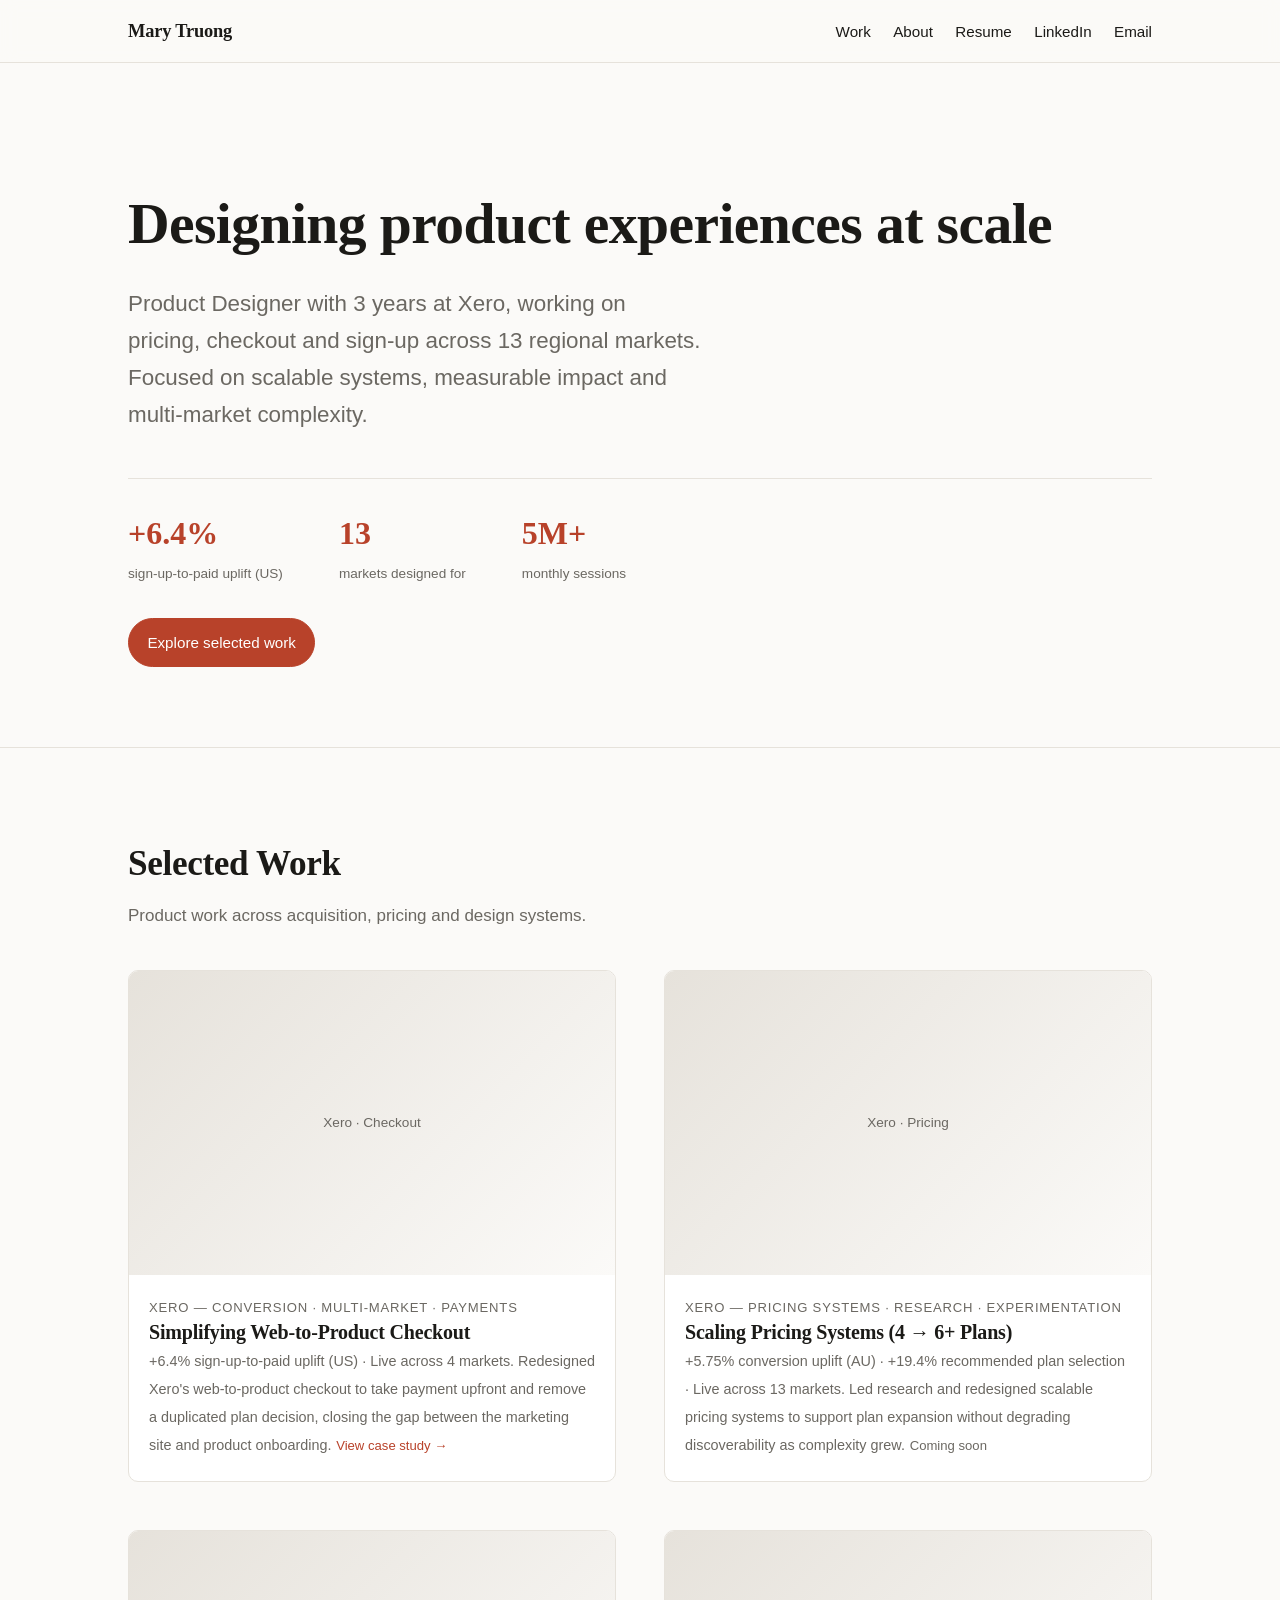
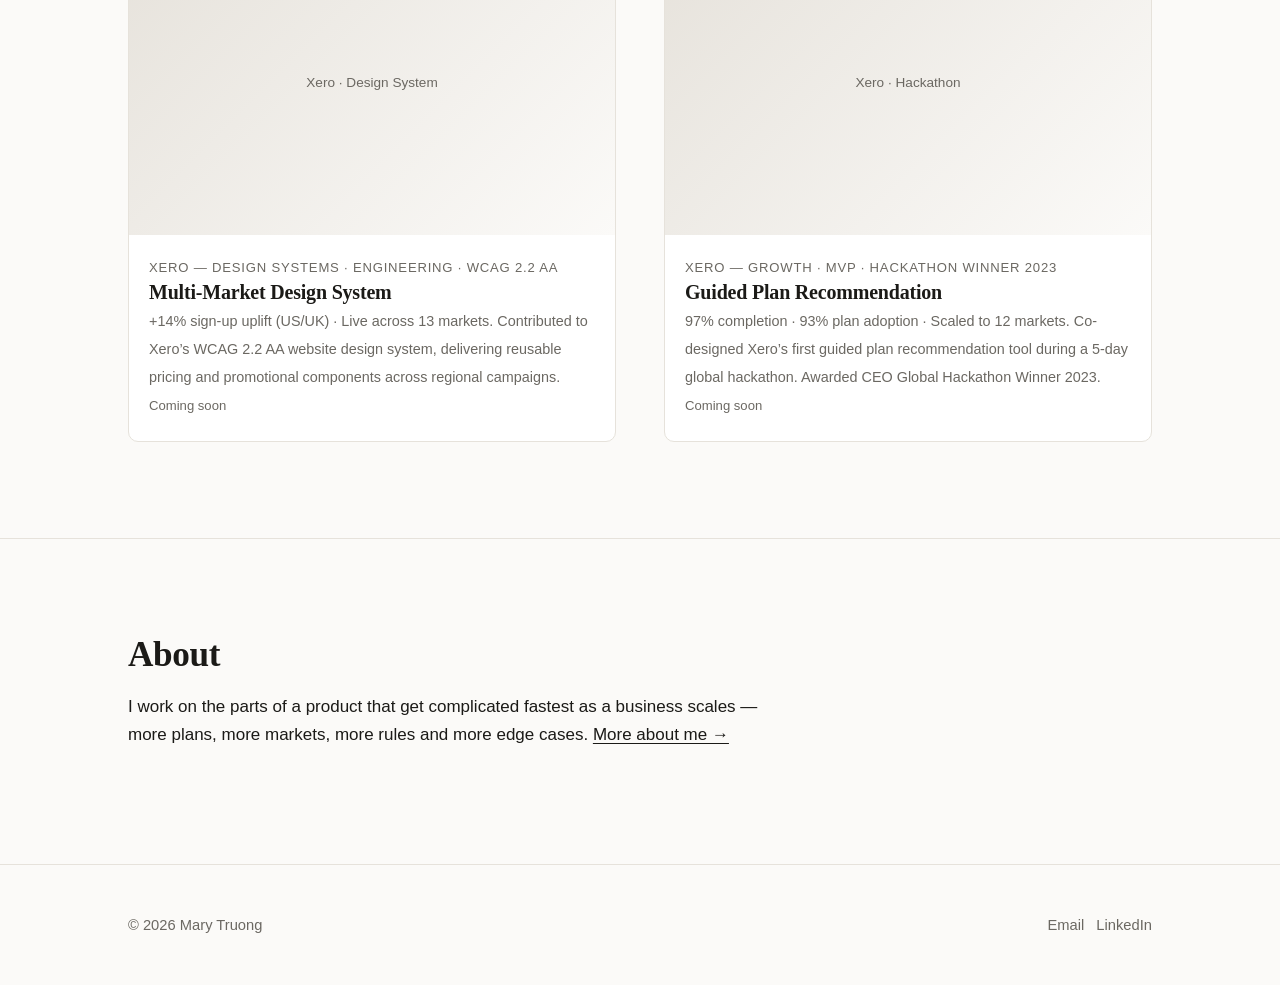
<file: index.html>
<!doctype html>
<html lang="en">
<head>
  <meta charset="utf-8">
  <meta name="viewport" content="width=device-width, initial-scale=1">
  <title>Mary Truong — Product Designer</title>
  <meta name="description" content="Product designer focused on pricing, checkout and sign-up systems at scale. Selected work from Xero across 13 regional markets.">

  <!-- Open Graph / social preview -->
  <meta property="og:title" content="Mary Truong — Product Designer">
  <meta property="og:description" content="Product designer focused on pricing, checkout and sign-up systems at scale. Selected work from Xero across 13 regional markets.">
  <meta property="og:type" content="website">
  <meta property="og:url" content="https://marytruong.design/">
  <meta name="twitter:card" content="summary_large_image">

  <link rel="icon" href="/favicon.svg" type="image/svg+xml">
  <link rel="canonical" href="https://marytruong.design/">
  <link rel="stylesheet" href="/assets/css/styles.css">
</head>
<body>
  <header class="site-header">
    <div class="wrap">
      <a class="brand" href="/">Mary Truong</a>
      <nav class="nav" aria-label="Primary">
        <a href="/#work">Work</a>
        <a href="/about.html">About</a>
        <a href="https://drive.google.com/file/d/1UsiErJGyU9-mSsMNYVOC-aUjv8Ebl311/preview">Resume</a>
        <a href="https://www.linkedin.com/in/marytruong/">LinkedIn</a>
        <a href="mailto:marytruong.zmy@gmail.com">Email</a>
      </nav>
    </div>
  </header>

  <main>
    <section class="hero wrap">
      <h1>Designing product experiences at scale</h1>
      <p class="lede">
        Product Designer with 3 years at Xero, working on pricing, checkout and sign&#8209;up
        across 13 regional markets. Focused on scalable systems, measurable impact and
        multi&#8209;market complexity.
      </p>

      <dl class="stat-row">
        <div class="stat"><dd>+6.4%</dd><dt>sign-up-to-paid uplift (US)</dt></div>
        <div class="stat"><dd>13</dd><dt>markets designed for</dt></div>
        <div class="stat"><dd>5M+</dd><dt>monthly sessions</dt></div>
      </dl>

      <div class="row mt-2">
        <a class="btn btn--primary" href="/#work">Explore selected work</a>
      </div>
    </section>

    <hr class="divider">

    <section id="work" class="wrap">
      <h2>Selected Work</h2>
      <p class="muted">Product work across acquisition, pricing and design systems.</p>

      <div class="work-grid">
        <a class="work-card" href="/work/checkout-flow.html">
          <span class="thumb">Xero &middot; Checkout</span>
          <span class="body">
            <span class="meta">Xero &mdash; Conversion &middot; Multi-Market &middot; Payments</span>
            <h3>Simplifying Web-to-Product Checkout</h3>
            <span class="muted small">+6.4% sign-up-to-paid uplift (US) &middot; Live across 4 markets. Redesigned Xero's web-to-product checkout to take payment upfront and remove a duplicated plan decision, closing the gap between the marketing site and product onboarding.</span>
            <span class="status">View case study &rarr;</span>
          </span>
        </a>

        <div class="work-card is-soon">
          <span class="thumb">Xero &middot; Pricing</span>
          <span class="body">
            <span class="meta">Xero &mdash; Pricing Systems &middot; Research &middot; Experimentation</span>
            <h3>Scaling Pricing Systems (4 &rarr; 6+ Plans)</h3>
            <span class="muted small">+5.75% conversion uplift (AU) &middot; +19.4% recommended plan selection &middot; Live across 13 markets. Led research and redesigned scalable pricing systems to support plan expansion without degrading discoverability as complexity grew.</span>
            <span class="status">Coming soon</span>
          </span>
        </div>

        <div class="work-card is-soon">
          <span class="thumb">Xero &middot; Design System</span>
          <span class="body">
            <span class="meta">Xero &mdash; Design Systems &middot; Engineering &middot; WCAG 2.2 AA</span>
            <h3>Multi-Market Design System</h3>
            <span class="muted small">+14% sign-up uplift (US/UK) &middot; Live across 13 markets. Contributed to Xero&rsquo;s WCAG 2.2 AA website design system, delivering reusable pricing and promotional components across regional campaigns.</span>
            <span class="status">Coming soon</span>
          </span>
        </div>

        <div class="work-card is-soon">
          <span class="thumb">Xero &middot; Hackathon</span>
          <span class="body">
            <span class="meta">Xero &mdash; Growth &middot; MVP &middot; Hackathon Winner 2023</span>
            <h3>Guided Plan Recommendation</h3>
            <span class="muted small">97% completion &middot; 93% plan adoption &middot; Scaled to 12 markets. Co-designed Xero&rsquo;s first guided plan recommendation tool during a 5-day global hackathon. Awarded CEO Global Hackathon Winner 2023.</span>
            <span class="status">Coming soon</span>
          </span>
        </div>
      </div>
    </section>

    <hr class="divider">

    <section class="wrap">
      <h2>About</h2>
      <p>
        I work on the parts of a product that get complicated fastest as a business scales
        &mdash; more plans, more markets, more rules and more edge cases.
        <a href="/about.html">More about me &rarr;</a>
      </p>
    </section>
  </main>

  <footer class="site-footer">
    <div class="wrap">
      <span>&copy; <span data-year>2026</span> Mary Truong</span>
      <span class="row">
        <a href="mailto:marytruong.zmy@gmail.com">Email</a>
        <a href="https://www.linkedin.com/in/marytruong/">LinkedIn</a>
      </span>
    </div>
  </footer>

  <script src="/assets/js/main.js" defer></script>
</body>
</html>
</file>
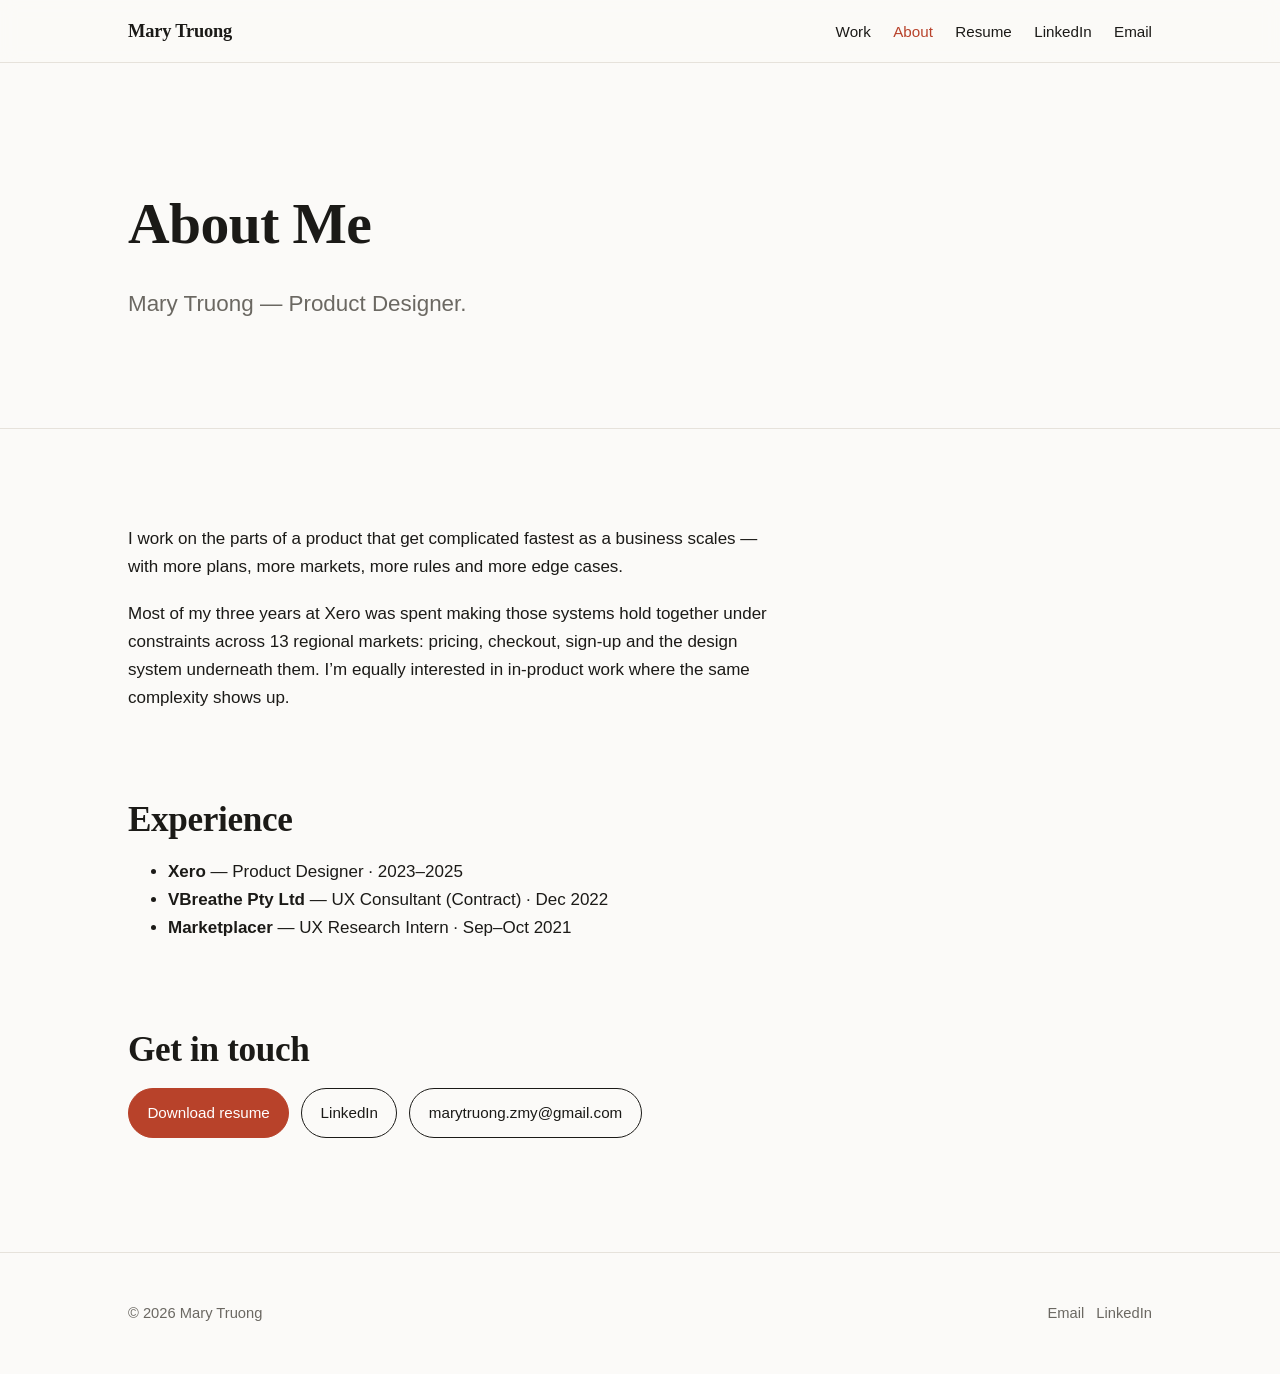
<file: about.html>
<!doctype html>
<html lang="en">
<head>
  <meta charset="utf-8">
  <meta name="viewport" content="width=device-width, initial-scale=1">
  <title>About — Mary Truong</title>
  <meta name="description" content="About Mary Truong, product designer at Xero working on pricing, checkout and sign-up across 13 regional markets.">
  <link rel="icon" href="/favicon.svg" type="image/svg+xml">
  <link rel="canonical" href="https://marytruong.design/about.html">
  <link rel="stylesheet" href="/assets/css/styles.css">
</head>
<body>
  <header class="site-header">
    <div class="wrap">
      <a class="brand" href="/">Mary Truong</a>
      <nav class="nav" aria-label="Primary">
        <a href="/#work">Work</a>
        <a href="/about.html" aria-current="page">About</a>
        <a href="https://drive.google.com/file/d/1UsiErJGyU9-mSsMNYVOC-aUjv8Ebl311/preview">Resume</a>
        <a href="https://www.linkedin.com/in/marytruong/">LinkedIn</a>
        <a href="mailto:marytruong.zmy@gmail.com">Email</a>
      </nav>
    </div>
  </header>

  <main>
    <section class="hero wrap">
      <h1>About Me</h1>
      <p class="lede">Mary Truong &mdash; Product Designer.</p>
    </section>

    <hr class="divider">

    <section class="wrap">
      <div class="case-body stack">
        <p>
          I work on the parts of a product that get complicated fastest as a business scales
          &mdash; with more plans, more markets, more rules and more edge cases.
        </p>
        <p>
          Most of my three years at Xero was spent making those systems hold together under
          constraints across 13 regional markets: pricing, checkout, sign&#8209;up and the design
          system underneath them. I&rsquo;m equally interested in in&#8209;product work where the
          same complexity shows up.
        </p>

        <h2>Experience</h2>
        <ul>
          <li><strong>Xero</strong> &mdash; Product Designer &middot; 2023&ndash;2025</li>
          <li><strong>VBreathe Pty Ltd</strong> &mdash; UX Consultant (Contract) &middot; Dec 2022</li>
          <li><strong>Marketplacer</strong> &mdash; UX Research Intern &middot; Sep&ndash;Oct 2021</li>
        </ul>

        <h2>Get in touch</h2>
        <p class="row">
          <a class="btn btn--primary" href="https://drive.google.com/uc?export=download&amp;id=14Dn_8GBQ4XtOGiZn0H9pewhJUAAj_pbu">Download resume</a>
          <a class="btn" href="https://www.linkedin.com/in/marytruong/">LinkedIn</a>
          <a class="btn" href="mailto:marytruong.zmy@gmail.com">marytruong.zmy@gmail.com</a>
        </p>
      </div>
    </section>
  </main>

  <footer class="site-footer">
    <div class="wrap">
      <span>&copy; <span data-year>2026</span> Mary Truong</span>
      <span class="row">
        <a href="mailto:marytruong.zmy@gmail.com">Email</a>
        <a href="https://www.linkedin.com/in/marytruong/">LinkedIn</a>
      </span>
    </div>
  </footer>

  <script src="/assets/js/main.js" defer></script>
</body>
</html>
</file>
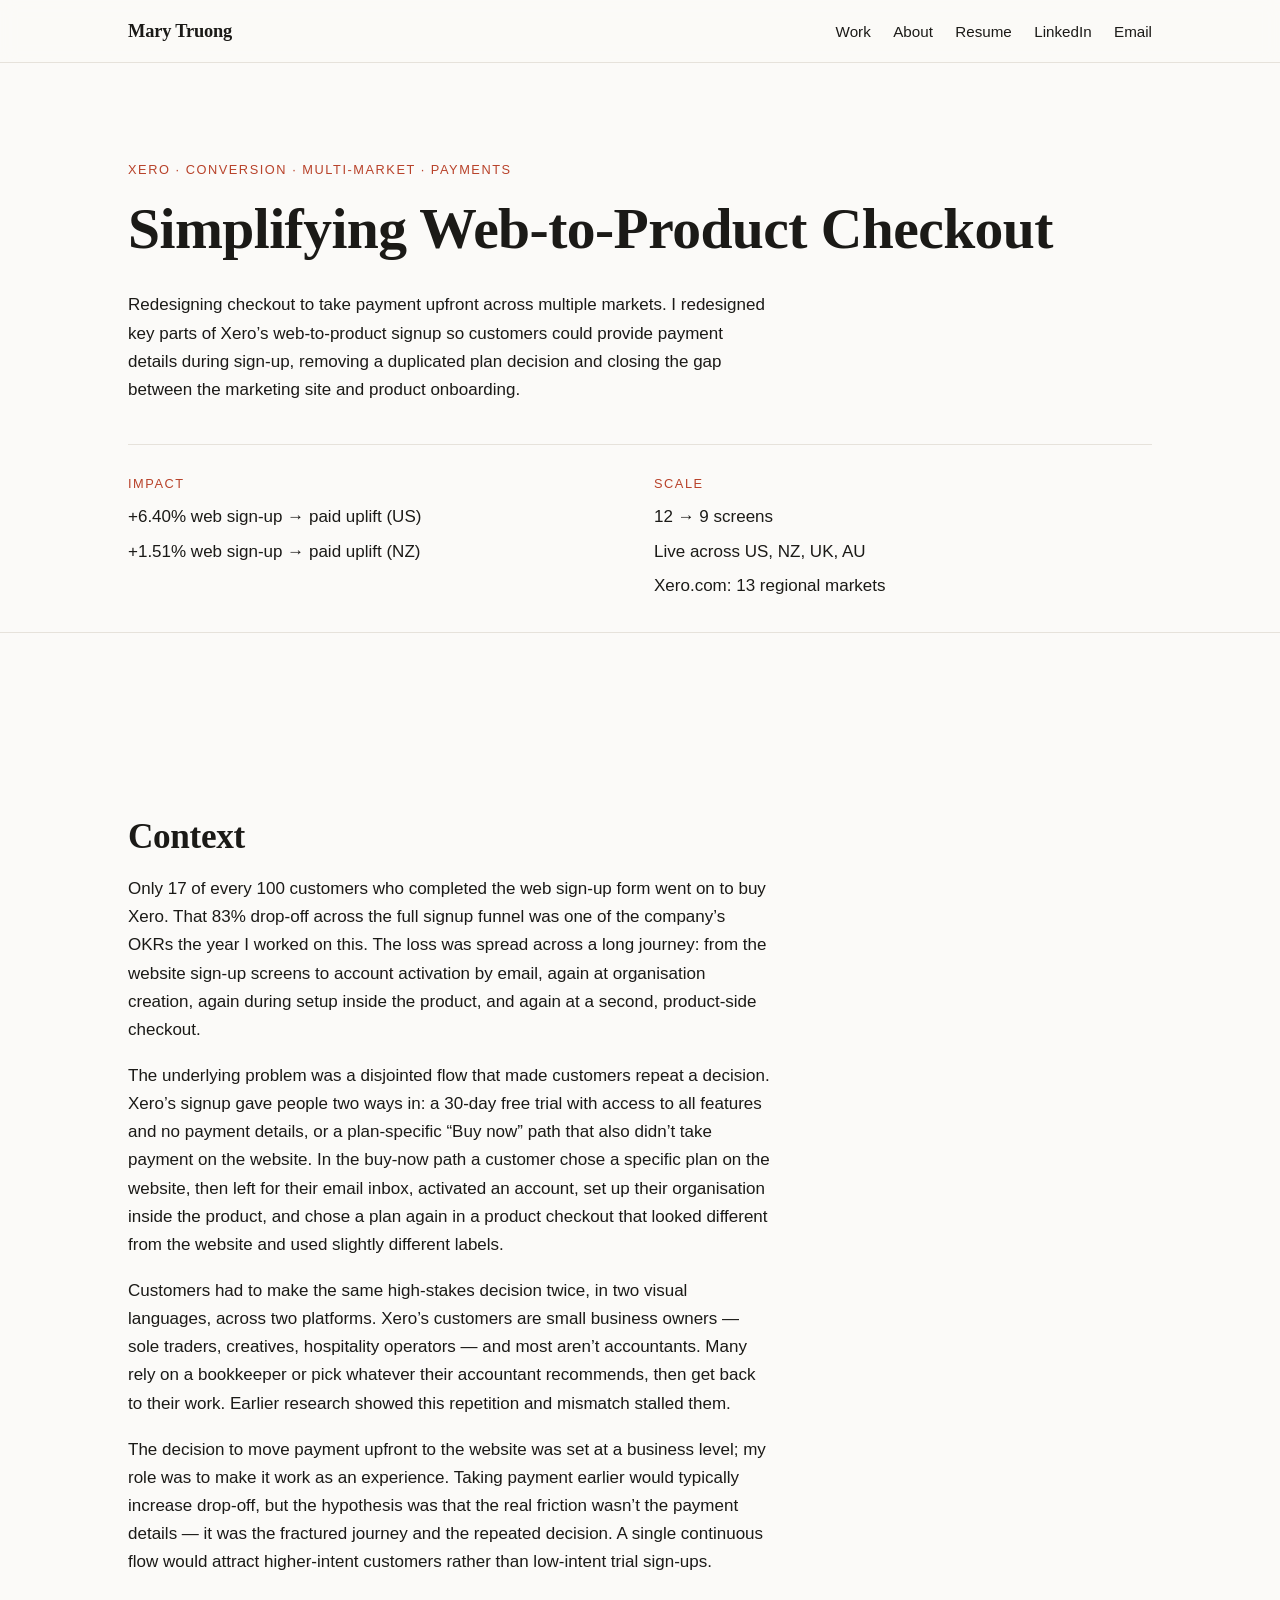
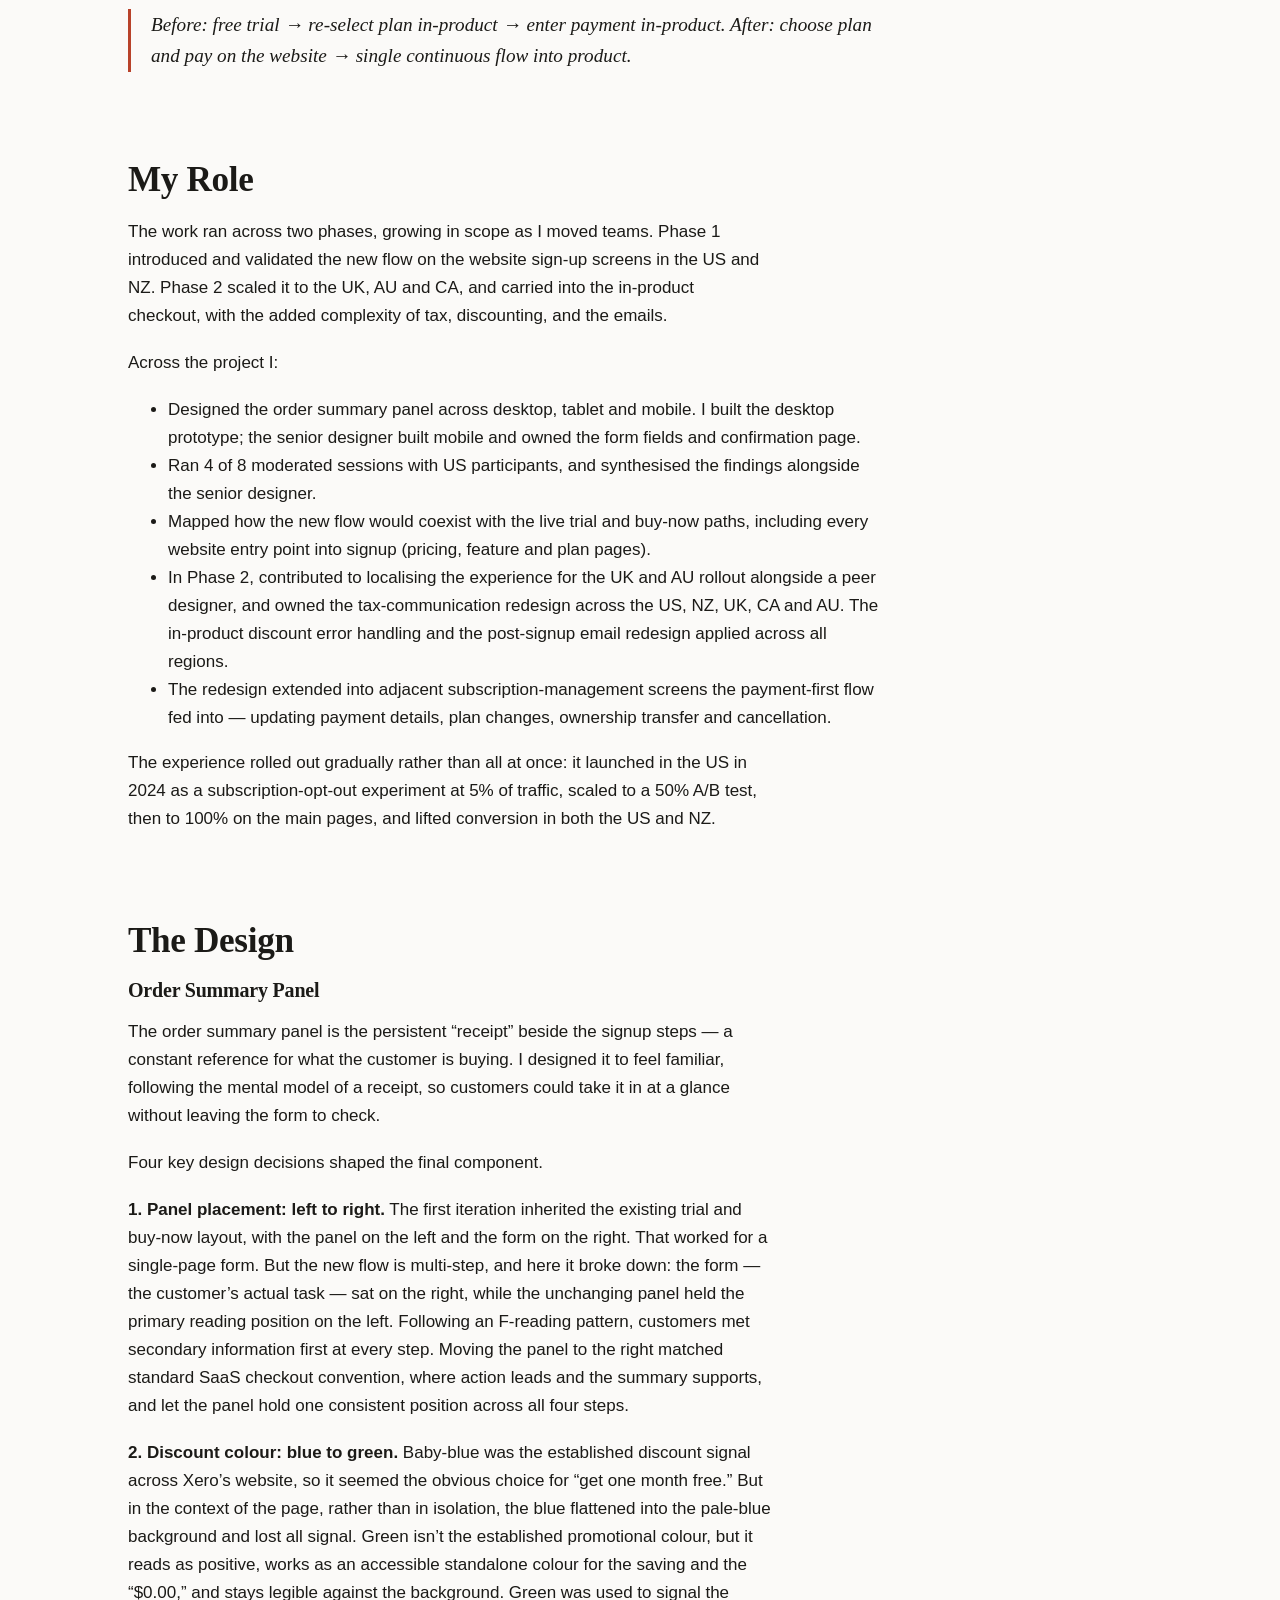
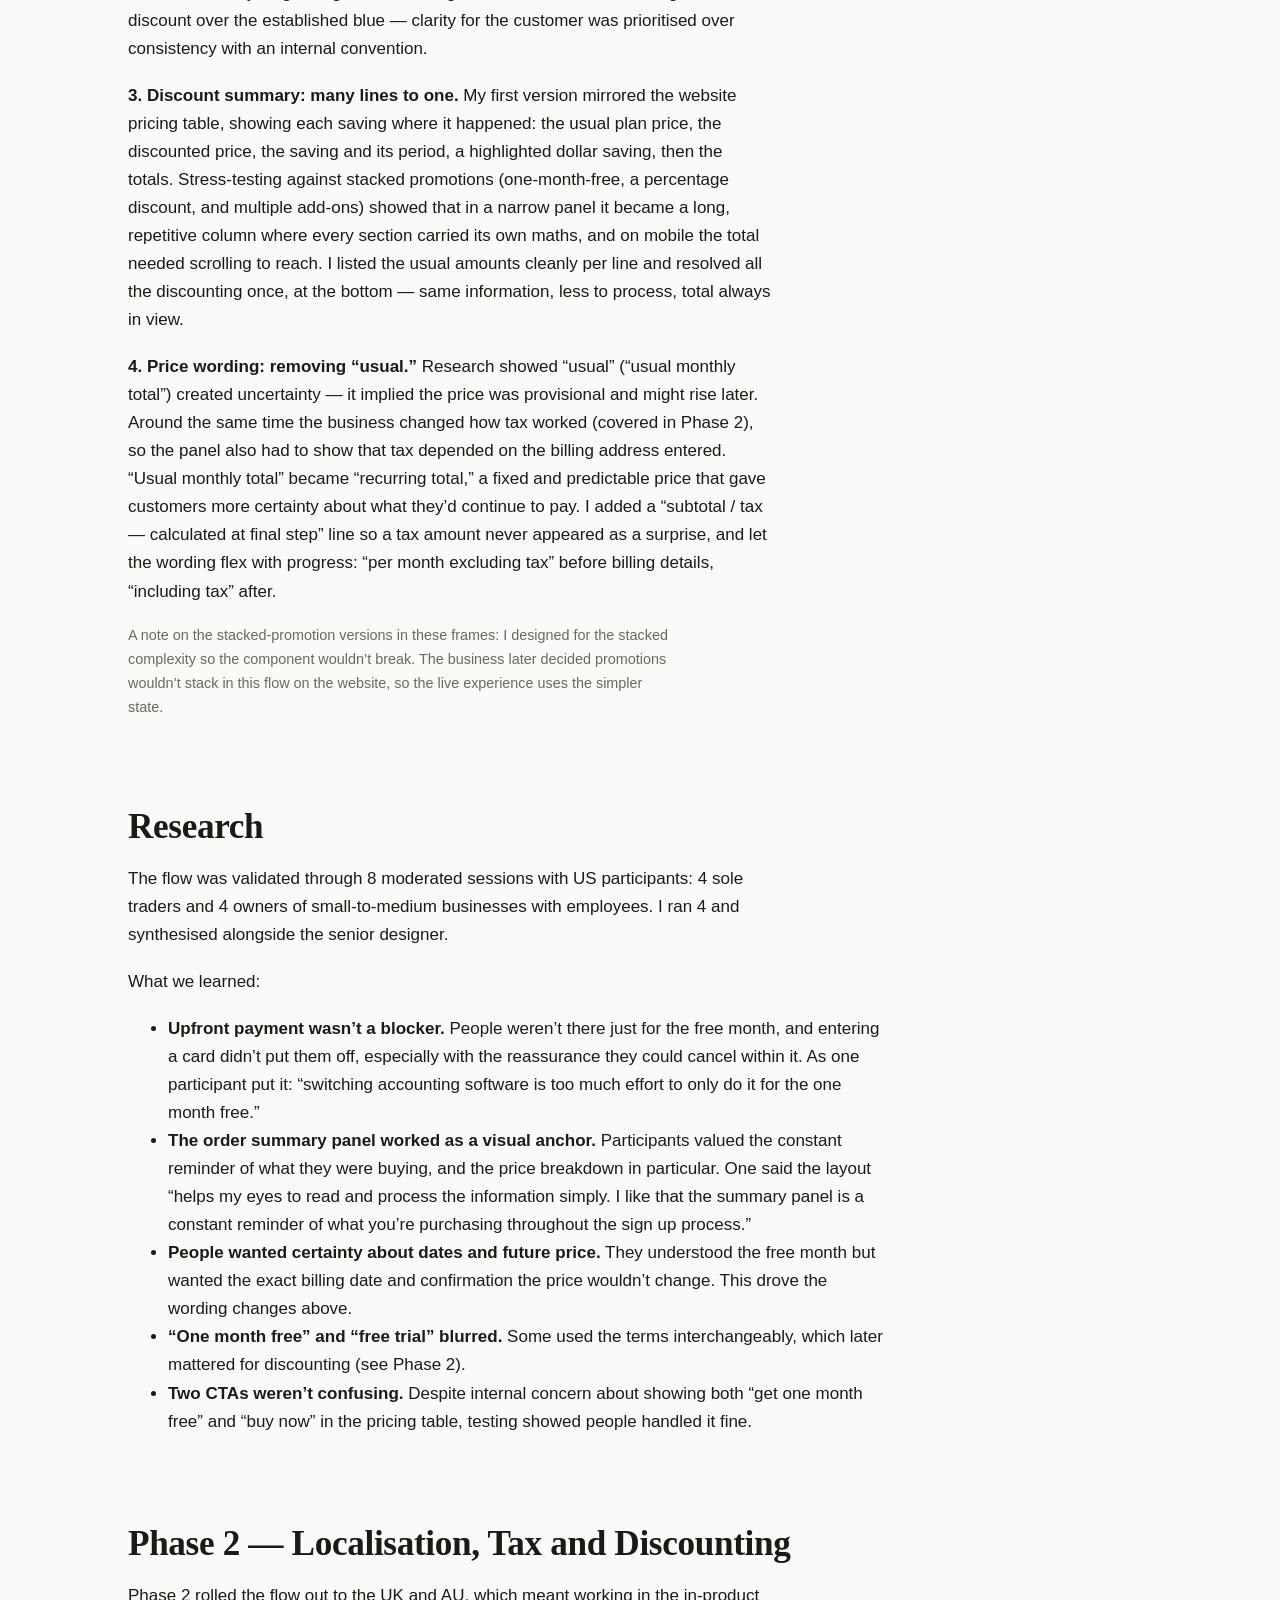
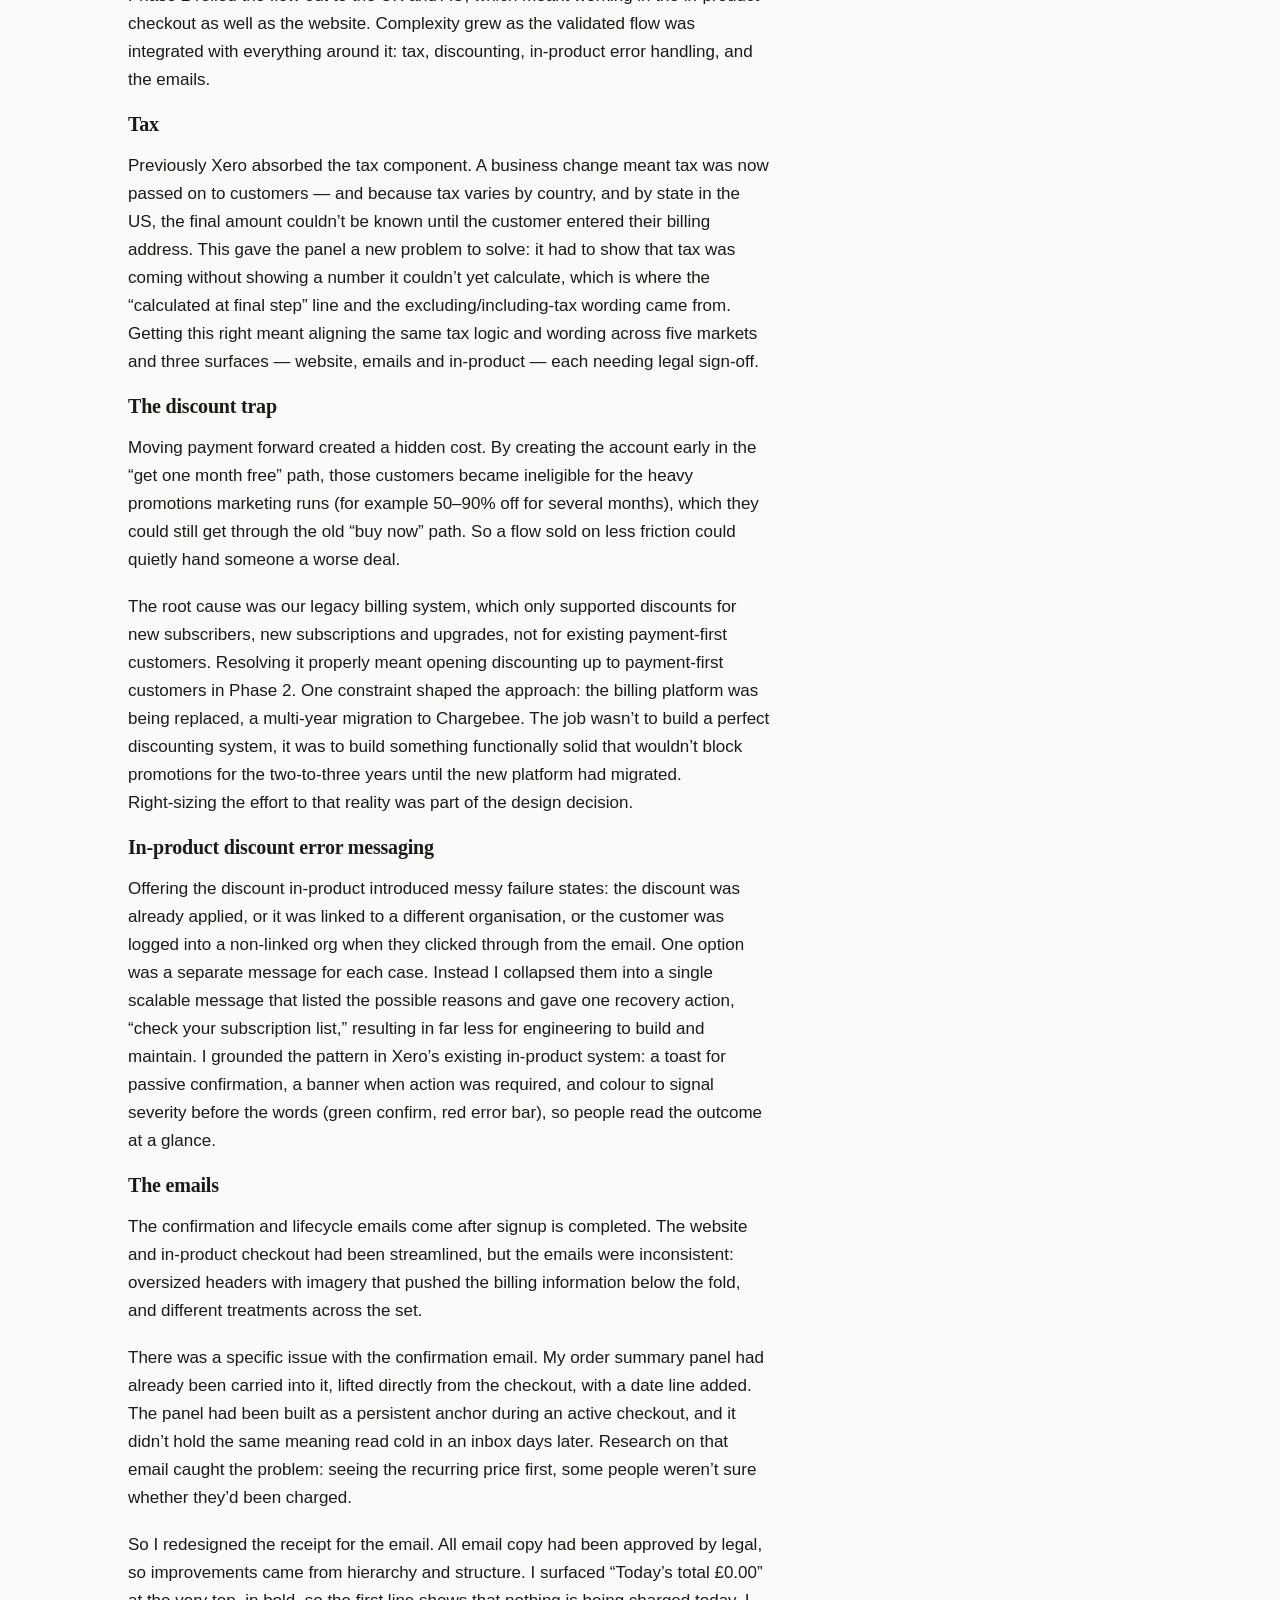
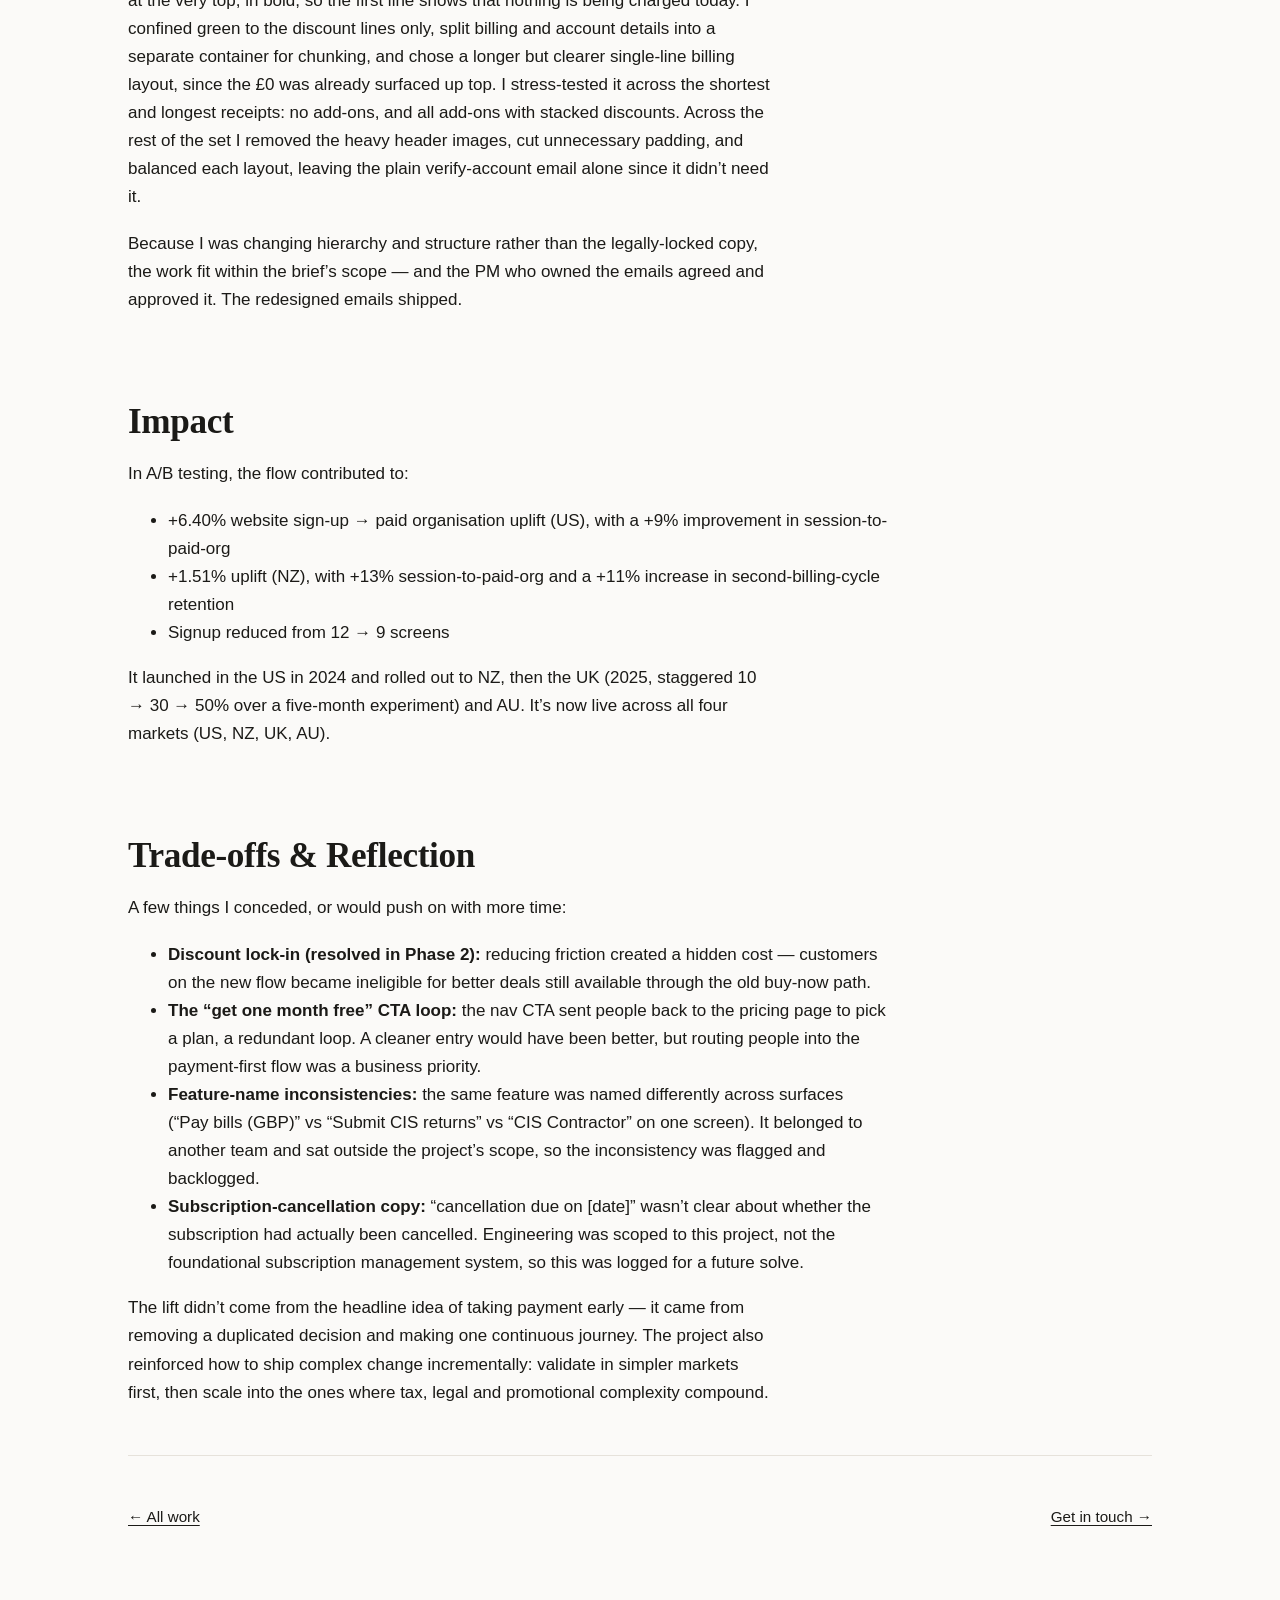
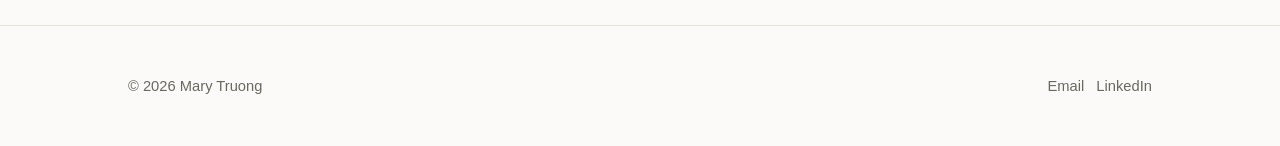
<file: work/checkout-flow.html>
<!doctype html>
<html lang="en">
<head>
  <meta charset="utf-8">
  <meta name="viewport" content="width=device-width, initial-scale=1">
  <title>Simplifying Web-to-Product Checkout — Mary Truong</title>
  <meta name="description" content="Case study: redesigning Xero's checkout to take payment upfront across multiple markets, lifting sign-up-to-paid conversion.">
  <meta property="og:title" content="Simplifying Web-to-Product Checkout — Mary Truong">
  <meta property="og:description" content="Case study: redesigning Xero's checkout to take payment upfront across multiple markets, lifting sign-up-to-paid conversion.">
  <meta property="og:type" content="article">
  <meta name="twitter:card" content="summary_large_image">
  <link rel="icon" href="/favicon.svg" type="image/svg+xml">
  <link rel="canonical" href="https://marytruong.design/work/checkout-flow.html">
  <link rel="stylesheet" href="/assets/css/styles.css">
</head>
<body>
  <header class="site-header">
    <div class="wrap">
      <a class="brand" href="/">Mary Truong</a>
      <nav class="nav" aria-label="Primary">
        <a href="/#work">Work</a>
        <a href="/about.html">About</a>
        <a href="https://drive.google.com/file/d/1UsiErJGyU9-mSsMNYVOC-aUjv8Ebl311/preview">Resume</a>
        <a href="https://www.linkedin.com/in/marytruong/">LinkedIn</a>
        <a href="mailto:marytruong.zmy@gmail.com">Email</a>
      </nav>
    </div>
  </header>

  <main>
    <article>
      <section class="case-header wrap">
        <p class="kicker">Xero &middot; Conversion &middot; Multi-Market &middot; Payments</p>
        <h1>Simplifying Web-to-Product Checkout</h1>
        <p class="lede">
          Redesigning checkout to take payment upfront across multiple markets. I redesigned
          key parts of Xero&rsquo;s web-to-product signup so customers could provide payment
          details during sign&#8209;up, removing a duplicated plan decision and closing the gap
          between the marketing site and product onboarding.
        </p>

        <div class="fact-groups">
          <div>
            <p class="eyebrow">Impact</p>
            <ul class="fact-list">
              <li>+6.40% web sign-up &rarr; paid uplift (US)</li>
              <li>+1.51% web sign-up &rarr; paid uplift (NZ)</li>
            </ul>
          </div>
          <div>
            <p class="eyebrow">Scale</p>
            <ul class="fact-list">
              <li>12 &rarr; 9 screens</li>
              <li>Live across US, NZ, UK, AU</li>
              <li>Xero.com: 13 regional markets</li>
            </ul>
          </div>
        </div>
      </section>

      <hr class="divider">

      <section class="wrap">
        <div class="case-body stack">
          <h2>Context</h2>
          <p>
            Only 17 of every 100 customers who completed the web sign&#8209;up form went on to
            buy Xero. That 83% drop&#8209;off across the full signup funnel was one of the
            company&rsquo;s OKRs the year I worked on this. The loss was spread across a long
            journey: from the website sign&#8209;up screens to account activation by email,
            again at organisation creation, again during setup inside the product, and again
            at a second, product&#8209;side checkout.
          </p>
          <p>
            The underlying problem was a disjointed flow that made customers repeat a decision.
            Xero&rsquo;s signup gave people two ways in: a 30&#8209;day free trial with access to
            all features and no payment details, or a plan&#8209;specific &ldquo;Buy now&rdquo;
            path that also didn&rsquo;t take payment on the website. In the buy&#8209;now path a
            customer chose a specific plan on the website, then left for their email inbox,
            activated an account, set up their organisation inside the product, and chose a plan
            again in a product checkout that looked different from the website and used slightly
            different labels.
          </p>
          <p>
            Customers had to make the same high&#8209;stakes decision twice, in two visual
            languages, across two platforms. Xero&rsquo;s customers are small business owners
            &mdash; sole traders, creatives, hospitality operators &mdash; and most aren&rsquo;t
            accountants. Many rely on a bookkeeper or pick whatever their accountant recommends,
            then get back to their work. Earlier research showed this repetition and mismatch
            stalled them.
          </p>
          <p>
            The decision to move payment upfront to the website was set at a business level; my
            role was to make it work as an experience. Taking payment earlier would typically
            increase drop&#8209;off, but the hypothesis was that the real friction wasn&rsquo;t
            the payment details &mdash; it was the fractured journey and the repeated decision.
            A single continuous flow would attract higher&#8209;intent customers rather than
            low&#8209;intent trial sign&#8209;ups.
          </p>
          <blockquote>
            Before: free trial &rarr; re-select plan in-product &rarr; enter payment in-product.
            After: choose plan and pay on the website &rarr; single continuous flow into product.
          </blockquote>

          <h2>My Role</h2>
          <p>
            The work ran across two phases, growing in scope as I moved teams. Phase 1
            introduced and validated the new flow on the website sign&#8209;up screens in the
            US and NZ. Phase 2 scaled it to the UK, AU and CA, and carried into the in&#8209;product
            checkout, with the added complexity of tax, discounting, and the emails.
          </p>
          <p>Across the project I:</p>
          <ul>
            <li>
              Designed the order summary panel across desktop, tablet and mobile. I built the
              desktop prototype; the senior designer built mobile and owned the form fields and
              confirmation page.
            </li>
            <li>Ran 4 of 8 moderated sessions with US participants, and synthesised the findings alongside the senior designer.</li>
            <li>Mapped how the new flow would coexist with the live trial and buy&#8209;now paths, including every website entry point into signup (pricing, feature and plan pages).</li>
            <li>
              In Phase 2, contributed to localising the experience for the UK and AU rollout
              alongside a peer designer, and owned the tax&#8209;communication redesign across
              the US, NZ, UK, CA and AU. The in&#8209;product discount error handling and the
              post&#8209;signup email redesign applied across all regions.
            </li>
            <li>The redesign extended into adjacent subscription-management screens the payment-first flow fed into &mdash; updating payment details, plan changes, ownership transfer and cancellation.</li>
          </ul>
          <p>
            The experience rolled out gradually rather than all at once: it launched in the US
            in 2024 as a subscription&#8209;opt&#8209;out experiment at 5% of traffic, scaled to
            a 50% A/B test, then to 100% on the main pages, and lifted conversion in both the US
            and NZ.
          </p>

          <h2>The Design</h2>
          <h3>Order Summary Panel</h3>
          <p>
            The order summary panel is the persistent &ldquo;receipt&rdquo; beside the signup
            steps &mdash; a constant reference for what the customer is buying. I designed it to
            feel familiar, following the mental model of a receipt, so customers could take it
            in at a glance without leaving the form to check.
          </p>
          <p>Four key design decisions shaped the final component.</p>

          <p><strong>1. Panel placement: left to right.</strong> The first iteration inherited
          the existing trial and buy&#8209;now layout, with the panel on the left and the form
          on the right. That worked for a single&#8209;page form. But the new flow is
          multi&#8209;step, and here it broke down: the form &mdash; the customer&rsquo;s actual
          task &mdash; sat on the right, while the unchanging panel held the primary reading
          position on the left. Following an F&#8209;reading pattern, customers met secondary
          information first at every step. Moving the panel to the right matched standard SaaS
          checkout convention, where action leads and the summary supports, and let the panel
          hold one consistent position across all four steps.</p>

          <p><strong>2. Discount colour: blue to green.</strong> Baby&#8209;blue was the
          established discount signal across Xero&rsquo;s website, so it seemed the obvious
          choice for &ldquo;get one month free.&rdquo; But in the context of the page, rather
          than in isolation, the blue flattened into the pale&#8209;blue background and lost all
          signal. Green isn&rsquo;t the established promotional colour, but it reads as positive,
          works as an accessible standalone colour for the saving and the &ldquo;$0.00,&rdquo;
          and stays legible against the background. Green was used to signal the discount over
          the established blue &mdash; clarity for the customer was prioritised over consistency
          with an internal convention.</p>

          <p><strong>3. Discount summary: many lines to one.</strong> My first version mirrored
          the website pricing table, showing each saving where it happened: the usual plan
          price, the discounted price, the saving and its period, a highlighted dollar saving,
          then the totals. Stress&#8209;testing against stacked promotions (one&#8209;month&#8209;free,
          a percentage discount, and multiple add&#8209;ons) showed that in a narrow panel it
          became a long, repetitive column where every section carried its own maths, and on
          mobile the total needed scrolling to reach. I listed the usual amounts cleanly per line
          and resolved all the discounting once, at the bottom &mdash; same information, less to
          process, total always in view.</p>

          <p><strong>4. Price wording: removing &ldquo;usual.&rdquo;</strong> Research showed
          &ldquo;usual&rdquo; (&ldquo;usual monthly total&rdquo;) created uncertainty &mdash; it
          implied the price was provisional and might rise later. Around the same time the
          business changed how tax worked (covered in Phase 2), so the panel also had to show
          that tax depended on the billing address entered. &ldquo;Usual monthly total&rdquo;
          became &ldquo;recurring total,&rdquo; a fixed and predictable price that gave customers
          more certainty about what they&rsquo;d continue to pay. I added a &ldquo;subtotal / tax
          &mdash; calculated at final step&rdquo; line so a tax amount never appeared as a
          surprise, and let the wording flex with progress: &ldquo;per month excluding tax&rdquo;
          before billing details, &ldquo;including tax&rdquo; after.</p>

          <p class="muted small">
            A note on the stacked&#8209;promotion versions in these frames: I designed for the
            stacked complexity so the component wouldn&rsquo;t break. The business later decided
            promotions wouldn&rsquo;t stack in this flow on the website, so the live experience
            uses the simpler state.
          </p>

          <h2>Research</h2>
          <p>
            The flow was validated through 8 moderated sessions with US participants: 4 sole
            traders and 4 owners of small&#8209;to&#8209;medium businesses with employees. I ran
            4 and synthesised alongside the senior designer.
          </p>
          <p>What we learned:</p>
          <ul>
            <li>
              <strong>Upfront payment wasn&rsquo;t a blocker.</strong> People weren&rsquo;t there
              just for the free month, and entering a card didn&rsquo;t put them off, especially
              with the reassurance they could cancel within it. As one participant put it:
              &ldquo;switching accounting software is too much effort to only do it for the one
              month free.&rdquo;
            </li>
            <li>
              <strong>The order summary panel worked as a visual anchor.</strong> Participants
              valued the constant reminder of what they were buying, and the price breakdown in
              particular. One said the layout &ldquo;helps my eyes to read and process the
              information simply. I like that the summary panel is a constant reminder of what
              you&rsquo;re purchasing throughout the sign up process.&rdquo;
            </li>
            <li><strong>People wanted certainty about dates and future price.</strong> They understood the free month but wanted the exact billing date and confirmation the price wouldn&rsquo;t change. This drove the wording changes above.</li>
            <li><strong>&ldquo;One month free&rdquo; and &ldquo;free trial&rdquo; blurred.</strong> Some used the terms interchangeably, which later mattered for discounting (see Phase 2).</li>
            <li><strong>Two CTAs weren&rsquo;t confusing.</strong> Despite internal concern about showing both &ldquo;get one month free&rdquo; and &ldquo;buy now&rdquo; in the pricing table, testing showed people handled it fine.</li>
          </ul>

          <h2>Phase 2 &mdash; Localisation, Tax and Discounting</h2>
          <p>
            Phase 2 rolled the flow out to the UK and AU, which meant working in the
            in&#8209;product checkout as well as the website. Complexity grew as the validated
            flow was integrated with everything around it: tax, discounting, in&#8209;product
            error handling, and the emails.
          </p>

          <h3>Tax</h3>
          <p>
            Previously Xero absorbed the tax component. A business change meant tax was now
            passed on to customers &mdash; and because tax varies by country, and by state in
            the US, the final amount couldn&rsquo;t be known until the customer entered their
            billing address. This gave the panel a new problem to solve: it had to show that tax
            was coming without showing a number it couldn&rsquo;t yet calculate, which is where
            the &ldquo;calculated at final step&rdquo; line and the excluding/including&#8209;tax
            wording came from. Getting this right meant aligning the same tax logic and wording
            across five markets and three surfaces &mdash; website, emails and in&#8209;product
            &mdash; each needing legal sign&#8209;off.
          </p>

          <h3>The discount trap</h3>
          <p>
            Moving payment forward created a hidden cost. By creating the account early in the
            &ldquo;get one month free&rdquo; path, those customers became ineligible for the
            heavy promotions marketing runs (for example 50&ndash;90% off for several months),
            which they could still get through the old &ldquo;buy now&rdquo; path. So a flow sold
            on less friction could quietly hand someone a worse deal.
          </p>
          <p>
            The root cause was our legacy billing system, which only supported discounts for new
            subscribers, new subscriptions and upgrades, not for existing payment&#8209;first
            customers. Resolving it properly meant opening discounting up to payment&#8209;first
            customers in Phase 2. One constraint shaped the approach: the billing platform was
            being replaced, a multi&#8209;year migration to Chargebee. The job wasn&rsquo;t to
            build a perfect discounting system, it was to build something functionally solid that
            wouldn&rsquo;t block promotions for the two&#8209;to&#8209;three years until the new
            platform had migrated. Right&#8209;sizing the effort to that reality was part of the
            design decision.
          </p>

          <h3>In-product discount error messaging</h3>
          <p>
            Offering the discount in&#8209;product introduced messy failure states: the discount
            was already applied, or it was linked to a different organisation, or the customer
            was logged into a non&#8209;linked org when they clicked through from the email. One
            option was a separate message for each case. Instead I collapsed them into a single
            scalable message that listed the possible reasons and gave one recovery action,
            &ldquo;check your subscription list,&rdquo; resulting in far less for engineering to
            build and maintain. I grounded the pattern in Xero&rsquo;s existing in&#8209;product
            system: a toast for passive confirmation, a banner when action was required, and
            colour to signal severity before the words (green confirm, red error bar), so people
            read the outcome at a glance.
          </p>

          <h3>The emails</h3>
          <p>
            The confirmation and lifecycle emails come after signup is completed. The website and
            in&#8209;product checkout had been streamlined, but the emails were inconsistent:
            oversized headers with imagery that pushed the billing information below the fold,
            and different treatments across the set.
          </p>
          <p>
            There was a specific issue with the confirmation email. My order summary panel had
            already been carried into it, lifted directly from the checkout, with a date line
            added. The panel had been built as a persistent anchor during an active checkout, and
            it didn&rsquo;t hold the same meaning read cold in an inbox days later. Research on
            that email caught the problem: seeing the recurring price first, some people
            weren&rsquo;t sure whether they&rsquo;d been charged.
          </p>
          <p>
            So I redesigned the receipt for the email. All email copy had been approved by legal,
            so improvements came from hierarchy and structure. I surfaced &ldquo;Today&rsquo;s
            total &pound;0.00&rdquo; at the very top, in bold, so the first line shows that
            nothing is being charged today. I confined green to the discount lines only, split
            billing and account details into a separate container for chunking, and chose a
            longer but clearer single&#8209;line billing layout, since the &pound;0 was already
            surfaced up top. I stress&#8209;tested it across the shortest and longest receipts: no
            add&#8209;ons, and all add&#8209;ons with stacked discounts. Across the rest of the
            set I removed the heavy header images, cut unnecessary padding, and balanced each
            layout, leaving the plain verify&#8209;account email alone since it didn&rsquo;t need
            it.
          </p>
          <p>
            Because I was changing hierarchy and structure rather than the legally&#8209;locked
            copy, the work fit within the brief&rsquo;s scope &mdash; and the PM who owned the
            emails agreed and approved it. The redesigned emails shipped.
          </p>

          <h2>Impact</h2>
          <p>In A/B testing, the flow contributed to:</p>
          <ul>
            <li>+6.40% website sign-up &rarr; paid organisation uplift (US), with a +9% improvement in session-to-paid-org</li>
            <li>+1.51% uplift (NZ), with +13% session-to-paid-org and a +11% increase in second-billing-cycle retention</li>
            <li>Signup reduced from 12 &rarr; 9 screens</li>
          </ul>
          <p>
            It launched in the US in 2024 and rolled out to NZ, then the UK (2025, staggered
            10 &rarr; 30 &rarr; 50% over a five&#8209;month experiment) and AU. It&rsquo;s now
            live across all four markets (US, NZ, UK, AU).
          </p>

          <h2>Trade-offs &amp; Reflection</h2>
          <p>A few things I conceded, or would push on with more time:</p>
          <ul>
            <li><strong>Discount lock-in (resolved in Phase 2):</strong> reducing friction created a hidden cost &mdash; customers on the new flow became ineligible for better deals still available through the old buy-now path.</li>
            <li><strong>The &ldquo;get one month free&rdquo; CTA loop:</strong> the nav CTA sent people back to the pricing page to pick a plan, a redundant loop. A cleaner entry would have been better, but routing people into the payment-first flow was a business priority.</li>
            <li><strong>Feature-name inconsistencies:</strong> the same feature was named differently across surfaces (&ldquo;Pay bills (GBP)&rdquo; vs &ldquo;Submit CIS returns&rdquo; vs &ldquo;CIS Contractor&rdquo; on one screen). It belonged to another team and sat outside the project&rsquo;s scope, so the inconsistency was flagged and backlogged.</li>
            <li><strong>Subscription-cancellation copy:</strong> &ldquo;cancellation due on [date]&rdquo; wasn&rsquo;t clear about whether the subscription had actually been cancelled. Engineering was scoped to this project, not the foundational subscription management system, so this was logged for a future solve.</li>
          </ul>
          <p>
            The lift didn&rsquo;t come from the headline idea of taking payment early &mdash; it
            came from removing a duplicated decision and making one continuous journey. The
            project also reinforced how to ship complex change incrementally: validate in simpler
            markets first, then scale into the ones where tax, legal and promotional complexity
            compound.
          </p>
        </div>

        <hr class="divider mt-3">

        <nav class="case-nav mt-3">
          <a href="/#work">&larr; All work</a>
          <a href="mailto:marytruong.zmy@gmail.com">Get in touch &rarr;</a>
        </nav>
      </section>
    </article>
  </main>

  <footer class="site-footer">
    <div class="wrap">
      <span>&copy; <span data-year>2026</span> Mary Truong</span>
      <span class="row">
        <a href="mailto:marytruong.zmy@gmail.com">Email</a>
        <a href="https://www.linkedin.com/in/marytruong/">LinkedIn</a>
      </span>
    </div>
  </footer>

  <script src="/assets/js/main.js" defer></script>
</body>
</html>
</file>
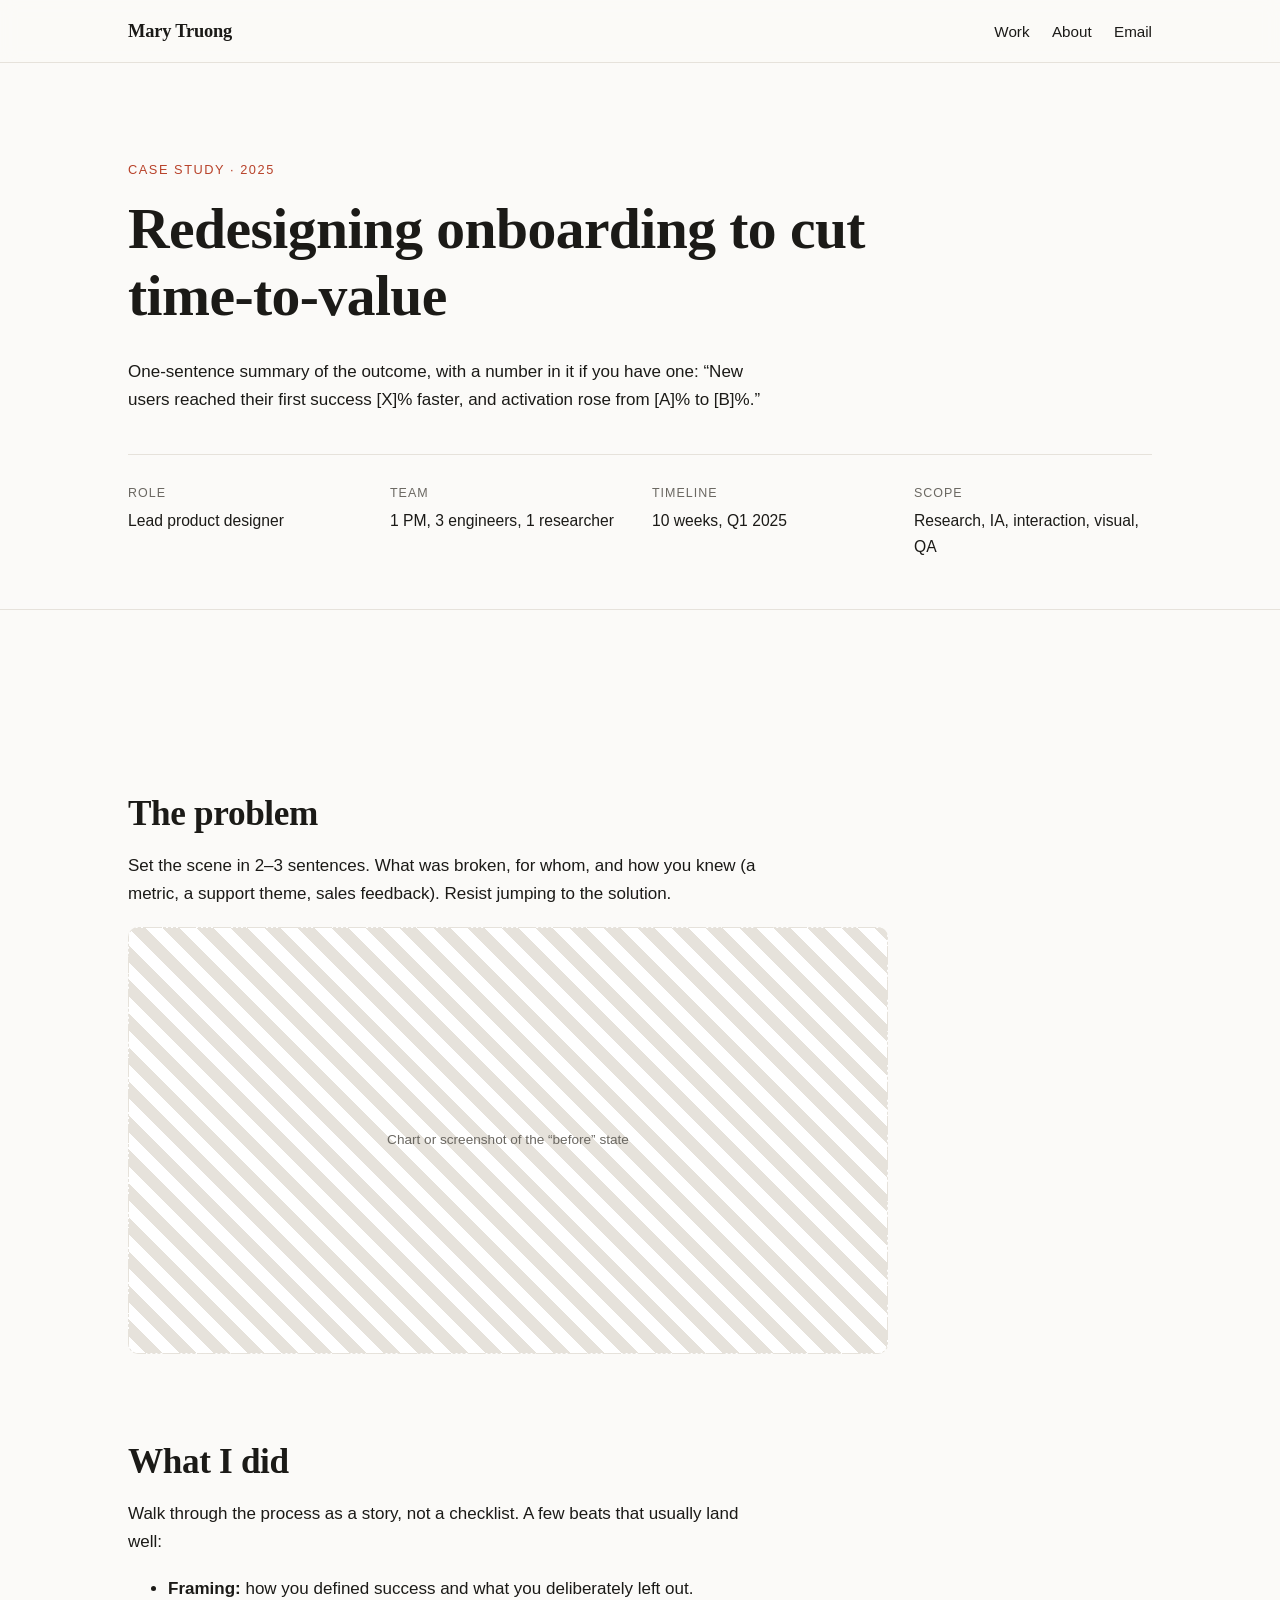
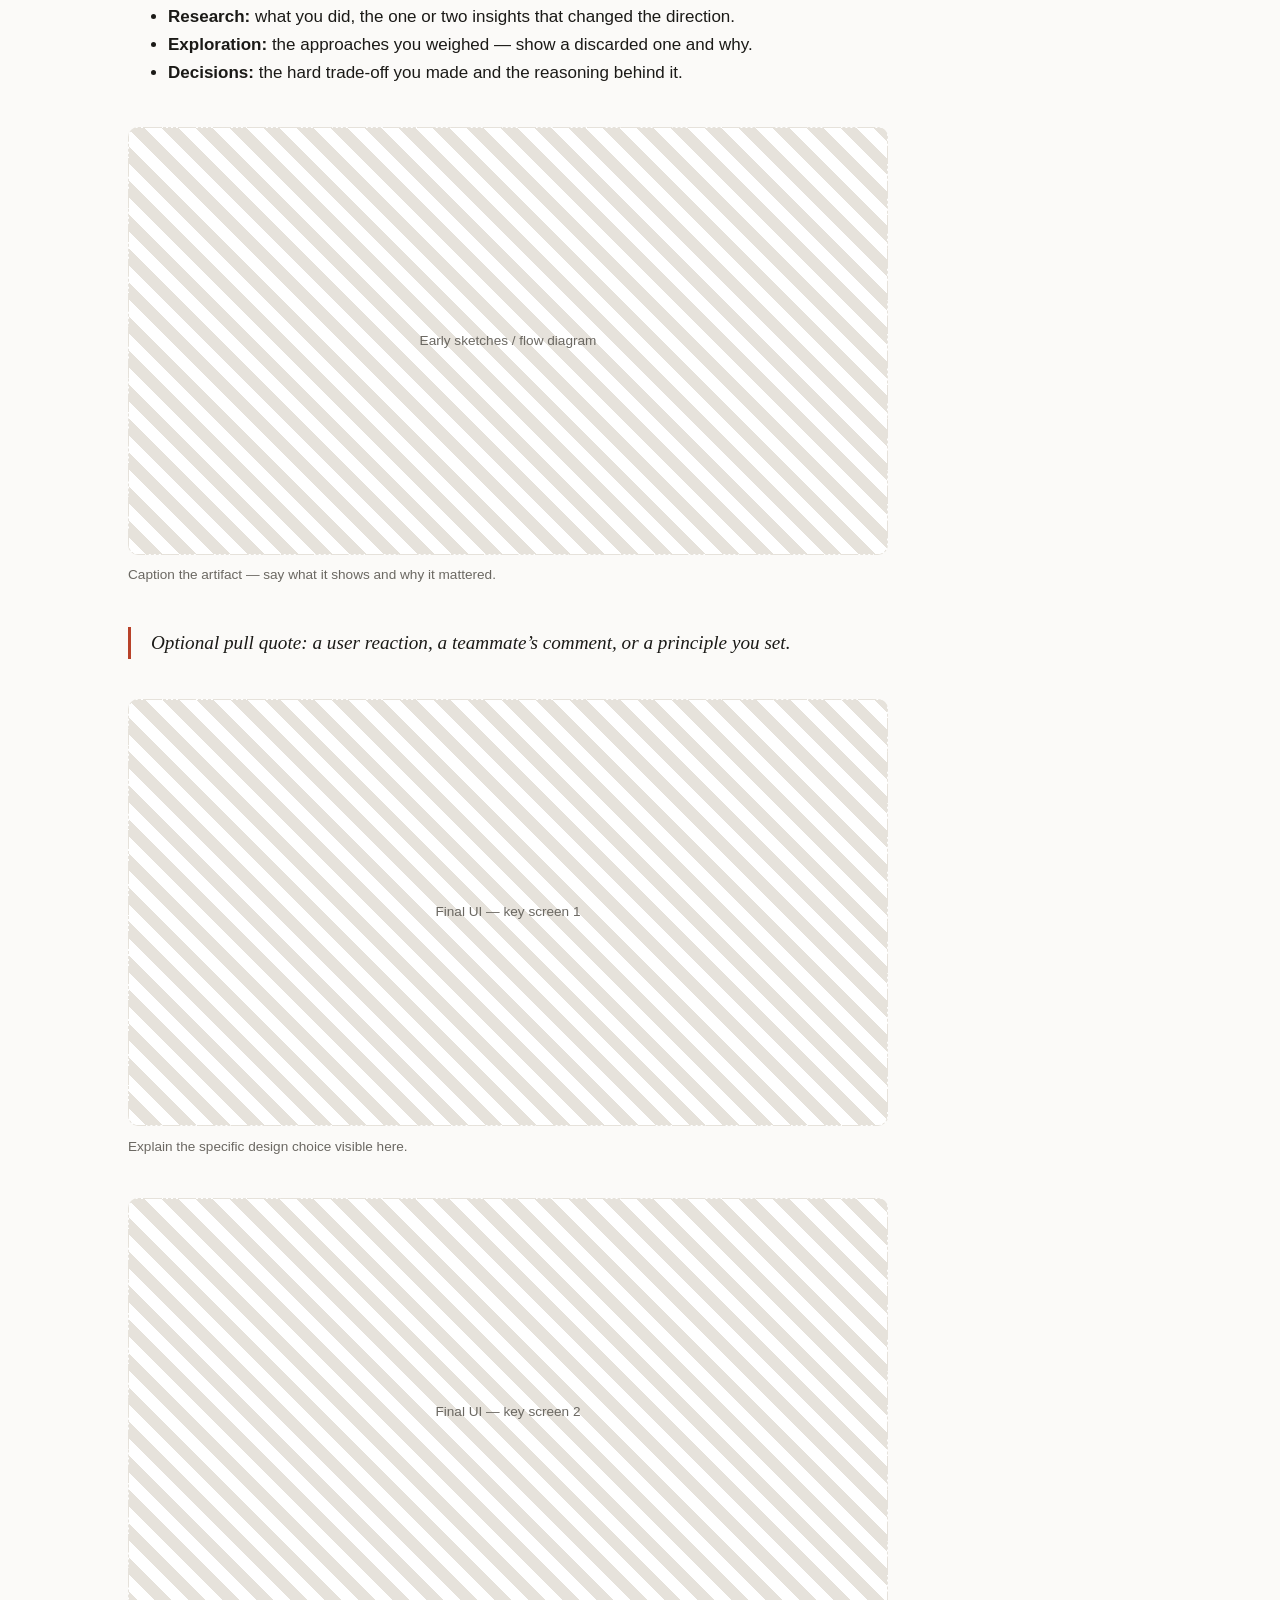
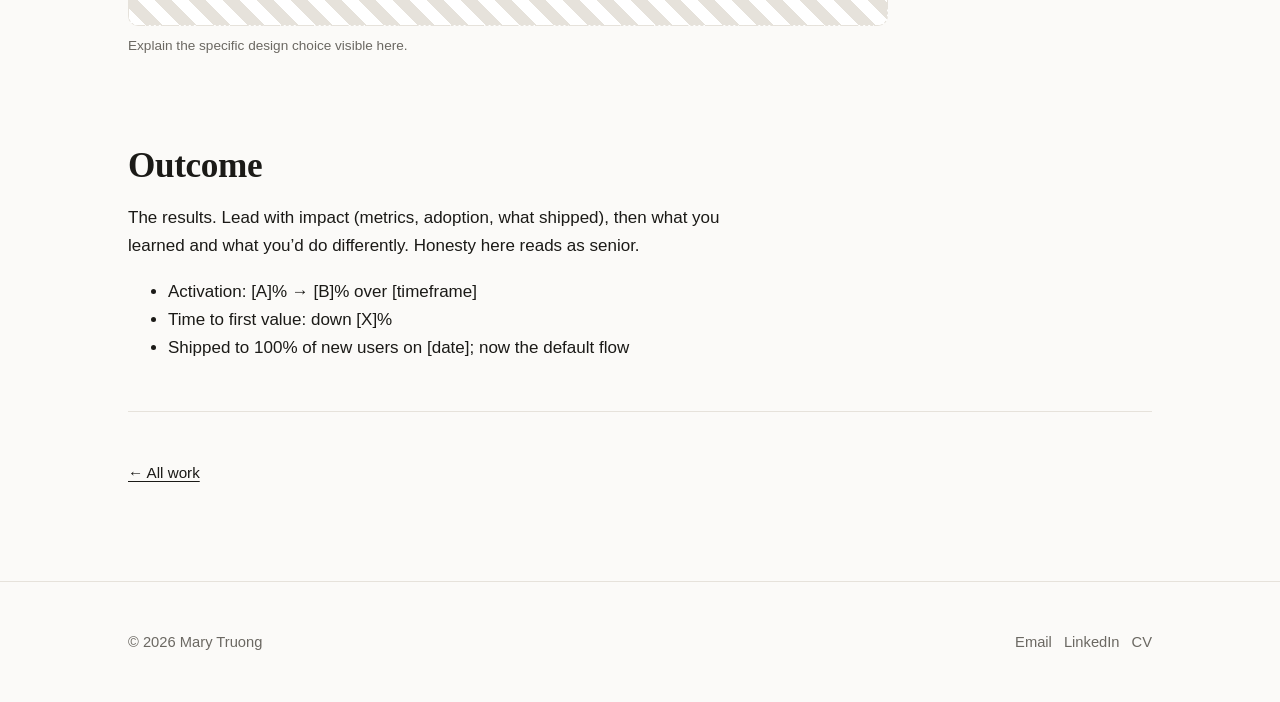
<file: work/project-one.html>
<!doctype html>
<html lang="en">
<head>
  <meta charset="utf-8">
  <meta name="viewport" content="width=device-width, initial-scale=1">
  <title>Project One — Mary Truong</title>
  <meta name="description" content="Case study: redesigning onboarding to cut time-to-value.">
  <meta property="og:title" content="Project One — Mary Truong">
  <meta property="og:description" content="Case study: redesigning onboarding to cut time-to-value.">
  <meta property="og:type" content="article">
  <meta property="og:image" content="https://marytruong.design/assets/img/project-one/cover.png">
  <meta name="twitter:card" content="summary_large_image">
  <link rel="icon" href="/favicon.svg" type="image/svg+xml">
  <link rel="canonical" href="https://marytruong.design/work/project-one.html">
  <link rel="stylesheet" href="/assets/css/styles.css">
</head>
<body>
  <header class="site-header">
    <div class="wrap">
      <a class="brand" href="/">Mary Truong</a>
      <nav class="nav" aria-label="Primary">
        <a href="/#work">Work</a>
        <a href="/about.html">About</a>
        <a href="mailto:mary@marytruong.design">Email</a>
      </nav>
    </div>
  </header>

  <main>
    <article>
      <section class="case-header wrap">
        <p class="kicker">Case study &middot; 2025</p>
        <h1>Redesigning onboarding to cut time&#8209;to&#8209;value</h1>
        <p class="lede">
          One-sentence summary of the outcome, with a number in it if you have one:
          &ldquo;New users reached their first success [X]% faster, and activation rose from [A]% to [B]%.&rdquo;
        </p>

        <dl class="case-facts">
          <div><dt>Role</dt><dd>Lead product designer</dd></div>
          <div><dt>Team</dt><dd>1 PM, 3 engineers, 1 researcher</dd></div>
          <div><dt>Timeline</dt><dd>10 weeks, Q1 2025</dd></div>
          <div><dt>Scope</dt><dd>Research, IA, interaction, visual, QA</dd></div>
        </dl>
      </section>

      <hr class="divider">

      <section class="wrap">
        <div class="case-body stack">
          <h2>The problem</h2>
          <p>
            Set the scene in 2&ndash;3 sentences. What was broken, for whom, and how you knew
            (a metric, a support theme, sales feedback). Resist jumping to the solution.
          </p>
          <div class="placeholder-media">Chart or screenshot of the &ldquo;before&rdquo; state</div>

          <h2>What I did</h2>
          <p>
            Walk through the process as a story, not a checklist. A few beats that usually land well:
          </p>
          <ul>
            <li><strong>Framing:</strong> how you defined success and what you deliberately left out.</li>
            <li><strong>Research:</strong> what you did, the one or two insights that changed the direction.</li>
            <li><strong>Exploration:</strong> the approaches you weighed &mdash; show a discarded one and why.</li>
            <li><strong>Decisions:</strong> the hard trade-off you made and the reasoning behind it.</li>
          </ul>

          <figure>
            <div class="placeholder-media">Early sketches / flow diagram</div>
            <figcaption>Caption the artifact &mdash; say what it shows and why it mattered.</figcaption>
          </figure>

          <blockquote>
            Optional pull quote: a user reaction, a teammate&rsquo;s comment, or a principle you set.
          </blockquote>

          <figure>
            <div class="placeholder-media">Final UI &mdash; key screen 1</div>
            <figcaption>Explain the specific design choice visible here.</figcaption>
          </figure>
          <figure>
            <div class="placeholder-media">Final UI &mdash; key screen 2</div>
            <figcaption>Explain the specific design choice visible here.</figcaption>
          </figure>

          <h2>Outcome</h2>
          <p>
            The results. Lead with impact (metrics, adoption, what shipped), then what you learned
            and what you&rsquo;d do differently. Honesty here reads as senior.
          </p>
          <ul>
            <li>Activation: [A]% &rarr; [B]% over [timeframe]</li>
            <li>Time to first value: down [X]%</li>
            <li>Shipped to 100% of new users on [date]; now the default flow</li>
          </ul>
        </div>

        <hr class="divider mt-3">

        <nav class="case-nav mt-3">
          <a href="/#work">&larr; All work</a>
        </nav>
      </section>
    </article>
  </main>

  <footer class="site-footer">
    <div class="wrap">
      <span>&copy; <span data-year>2026</span> Mary Truong</span>
      <span class="row">
        <a href="mailto:mary@marytruong.design">Email</a>
        <a href="https://www.linkedin.com/in/YOUR-HANDLE">LinkedIn</a>
        <a href="https://read.cv/YOUR-HANDLE">CV</a>
      </span>
    </div>
  </footer>

  <script src="/assets/js/main.js" defer></script>
</body>
</html>
</file>
<file: assets/css/styles.css>
/* =========================================================
   Mary's Portfolio — base stylesheet
   Plain CSS, no build step. Edit tokens below to reskin.
   ========================================================= */

:root {
  /* Palette (light) */
  --bg:            #fbfaf8;
  --bg-elevated:   #ffffff;
  --text:          #1b1a17;
  --text-muted:    #6b6862;
  --border:        #e6e2db;
  --accent:        #b8422a;
  --accent-text:   #ffffff;

  /* Type */
  --font-sans: -apple-system, BlinkMacSystemFont, "Segoe UI", Roboto, Helvetica, Arial, sans-serif;
  --font-serif: "Iowan Old Style", "Palatino Linotype", Palatino, "Book Antiqua", Georgia, serif;

  /* Rhythm */
  --measure: 68ch;
  --page-max: 1120px;
  --gap: clamp(1.5rem, 4vw, 3rem);
  --radius: 10px;
}

@media (prefers-color-scheme: dark) {
  :root {
    --bg:          #16150f;
    --bg-elevated:  #1e1d16;
    --text:        #ece9e1;
    --text-muted:  #a4a094;
    --border:      #322f26;
    --accent:      #e0714f;
    --accent-text: #16150f;
  }
}

/* ---------- Reset-ish ---------- */
*, *::before, *::after { box-sizing: border-box; }
html { -webkit-text-size-adjust: 100%; scroll-behavior: smooth; }
body {
  margin: 0;
  background: var(--bg);
  color: var(--text);
  font-family: var(--font-sans);
  font-size: 1.0625rem;
  line-height: 1.65;
  -webkit-font-smoothing: antialiased;
  text-rendering: optimizeLegibility;
}
img, picture, video { max-width: 100%; height: auto; display: block; }
a { color: inherit; text-underline-offset: 3px; text-decoration-thickness: 1px; }
a:hover { color: var(--accent); }

h1, h2, h3, h4 {
  font-family: var(--font-serif);
  font-weight: 600;
  line-height: 1.15;
  letter-spacing: -0.01em;
  margin: 0 0 0.5em;
}
h1 { font-size: clamp(2.2rem, 6vw, 3.6rem); }
h2 { font-size: clamp(1.6rem, 3.5vw, 2.2rem); }
h3 { font-size: 1.25rem; }

p { margin: 0 0 1.1em; max-width: var(--measure); }
.muted { color: var(--text-muted); }
.small { font-size: 0.9rem; }

/* ---------- Layout ---------- */
.wrap {
  width: 100%;
  max-width: var(--page-max);
  margin-inline: auto;
  padding-inline: clamp(1.25rem, 5vw, 3rem);
}
section { padding-block: clamp(3rem, 8vw, 6rem); }
.divider { border: 0; border-top: 1px solid var(--border); margin: 0; }

/* ---------- Header / nav ---------- */
.site-header {
  position: sticky; top: 0; z-index: 10;
  background: color-mix(in srgb, var(--bg) 88%, transparent);
  backdrop-filter: saturate(140%) blur(8px);
  border-bottom: 1px solid var(--border);
}
.site-header .wrap {
  display: flex; align-items: baseline; justify-content: space-between;
  padding-block: 1rem;
}
.brand { font-family: var(--font-serif); font-size: 1.15rem; font-weight: 600; text-decoration: none; letter-spacing: -0.01em; }
.nav { display: flex; gap: 1.4rem; font-size: 0.95rem; }
.nav a { text-decoration: none; }
.nav a[aria-current="page"] { color: var(--accent); }

/* ---------- Hero ---------- */
.hero { padding-block: clamp(4rem, 12vw, 8rem) clamp(3rem, 8vw, 5rem); }
.hero p.lede {
  font-size: clamp(1.15rem, 2.4vw, 1.4rem);
  color: var(--text-muted);
  max-width: 46ch;
}

/* ---------- Stat row ---------- */
.stat-row {
  display: flex; flex-wrap: wrap; gap: clamp(1.75rem, 6vw, 3.5rem);
  margin: 2.75rem 0 0;
  padding-top: 1.75rem;
  border-top: 1px solid var(--border);
}
.stat-row .stat { margin: 0; }
.stat-row dd {
  font-family: var(--font-serif); font-weight: 600;
  font-size: clamp(1.5rem, 3.5vw, 2rem);
  color: var(--accent);
  margin: 0;
}
.stat-row dt { font-size: 0.85rem; color: var(--text-muted); margin-top: 0.2rem; }

/* ---------- Eyebrow label (reusable kicker) ---------- */
.eyebrow { text-transform: uppercase; letter-spacing: 0.12em; font-size: 0.8rem; color: var(--accent); margin-bottom: 0.6rem; }

/* ---------- Fact groups (impact / scale) ---------- */
.fact-groups {
  display: grid; grid-template-columns: repeat(auto-fit, minmax(220px, 1fr));
  gap: 1.75rem; margin-top: 2.5rem;
  border-top: 1px solid var(--border); padding-top: 1.75rem;
}
.fact-list { list-style: none; margin: 0.6rem 0 0; padding: 0; }
.fact-list li { margin-bottom: 0.4rem; }
.fact-list li:last-child { margin-bottom: 0; }

/* ---------- Work grid ---------- */
.work-grid {
  display: grid;
  grid-template-columns: repeat(auto-fill, minmax(320px, 1fr));
  gap: var(--gap);
  margin-top: 2.5rem;
}
.work-card {
  display: flex; flex-direction: column;
  background: var(--bg-elevated);
  border: 1px solid var(--border);
  border-radius: var(--radius);
  overflow: hidden;
  text-decoration: none;
  transition: transform .18s ease, box-shadow .18s ease, border-color .18s ease;
}
.work-card:hover {
  transform: translateY(-3px);
  border-color: color-mix(in srgb, var(--accent) 40%, var(--border));
  box-shadow: 0 12px 30px -12px rgba(0,0,0,.25);
}
.work-card .thumb {
  aspect-ratio: 16 / 10;
  background: linear-gradient(135deg, var(--border), var(--bg));
  display: grid; place-items: center;
  color: var(--text-muted);
  font-size: 0.85rem;
}
.work-card .body { padding: 1.1rem 1.25rem 1.4rem; }
.work-card .body h3 { margin-bottom: 0.15em; }
.work-card .meta { font-size: 0.82rem; text-transform: uppercase; letter-spacing: 0.06em; color: var(--text-muted); }
.work-card .status { font-size: 0.82rem; margin-top: 0.9rem; color: var(--accent); }
.work-card.is-soon { cursor: default; }
.work-card.is-soon:hover { transform: none; border-color: var(--border); box-shadow: none; }
.work-card.is-soon .status { color: var(--text-muted); }

/* ---------- Case study ---------- */
.case-header { padding-block: clamp(3rem, 9vw, 6rem) 2rem; }
.case-header .kicker { text-transform: uppercase; letter-spacing: 0.12em; font-size: 0.8rem; color: var(--accent); margin-bottom: 1rem; }
.case-facts {
  display: grid; grid-template-columns: repeat(auto-fit, minmax(140px, 1fr));
  gap: 1.5rem; margin-top: 2.5rem;
  border-top: 1px solid var(--border); padding-top: 1.75rem;
}
.case-facts dt { font-size: 0.78rem; text-transform: uppercase; letter-spacing: 0.08em; color: var(--text-muted); margin-bottom: 0.3rem; }
.case-facts dd { margin: 0; font-size: 0.98rem; }

.case-body { max-width: 760px; }
.case-body h2 { margin-top: 2.5em; }
.case-body figure { margin: 2.5rem 0; }
.case-body figure img { border: 1px solid var(--border); border-radius: var(--radius); }
.case-body figcaption { font-size: 0.85rem; color: var(--text-muted); margin-top: 0.6rem; }
.case-body blockquote {
  margin: 2rem 0; padding-left: 1.25rem;
  border-left: 3px solid var(--accent);
  font-family: var(--font-serif); font-size: 1.2rem; font-style: italic;
}
.placeholder-media {
  aspect-ratio: 16 / 9;
  background: repeating-linear-gradient(45deg, var(--bg-elevated), var(--bg-elevated) 12px, var(--border) 12px, var(--border) 24px);
  border: 1px dashed var(--border); border-radius: var(--radius);
  display: grid; place-items: center; color: var(--text-muted); font-size: 0.85rem;
}

/* ---------- Buttons ---------- */
.btn {
  display: inline-flex; align-items: center; gap: 0.5rem;
  padding: 0.7rem 1.15rem;
  border-radius: 999px;
  border: 1px solid var(--text);
  text-decoration: none; font-size: 0.95rem;
  transition: background .15s ease, color .15s ease;
}
.btn:hover { background: var(--text); color: var(--bg); }
.btn--primary { background: var(--accent); border-color: var(--accent); color: var(--accent-text); }
.btn--primary:hover { background: color-mix(in srgb, var(--accent) 85%, #000); color: var(--accent-text); }

/* ---------- Prev/next ---------- */
.case-nav { display: flex; justify-content: space-between; gap: 1rem; font-size: 0.95rem; }

/* ---------- Footer ---------- */
.site-footer {
  border-top: 1px solid var(--border);
  padding-block: 3rem;
  font-size: 0.92rem;
  color: var(--text-muted);
}
.site-footer .wrap { display: flex; flex-wrap: wrap; gap: 1rem 2rem; justify-content: space-between; }
.site-footer a { text-decoration: none; }

/* ---------- Utilities ---------- */
.stack > * + * { margin-top: 1rem; }
.row { display: flex; flex-wrap: wrap; gap: 0.75rem; align-items: center; }
.mt-2 { margin-top: 2rem; } .mt-3 { margin-top: 3rem; }
.visually-hidden {
  position: absolute; width: 1px; height: 1px; padding: 0; margin: -1px;
  overflow: hidden; clip: rect(0 0 0 0); white-space: nowrap; border: 0;
}

@media (prefers-reduced-motion: reduce) {
  * { animation-duration: .01ms !important; transition-duration: .01ms !important; scroll-behavior: auto !important; }
}
</file>
